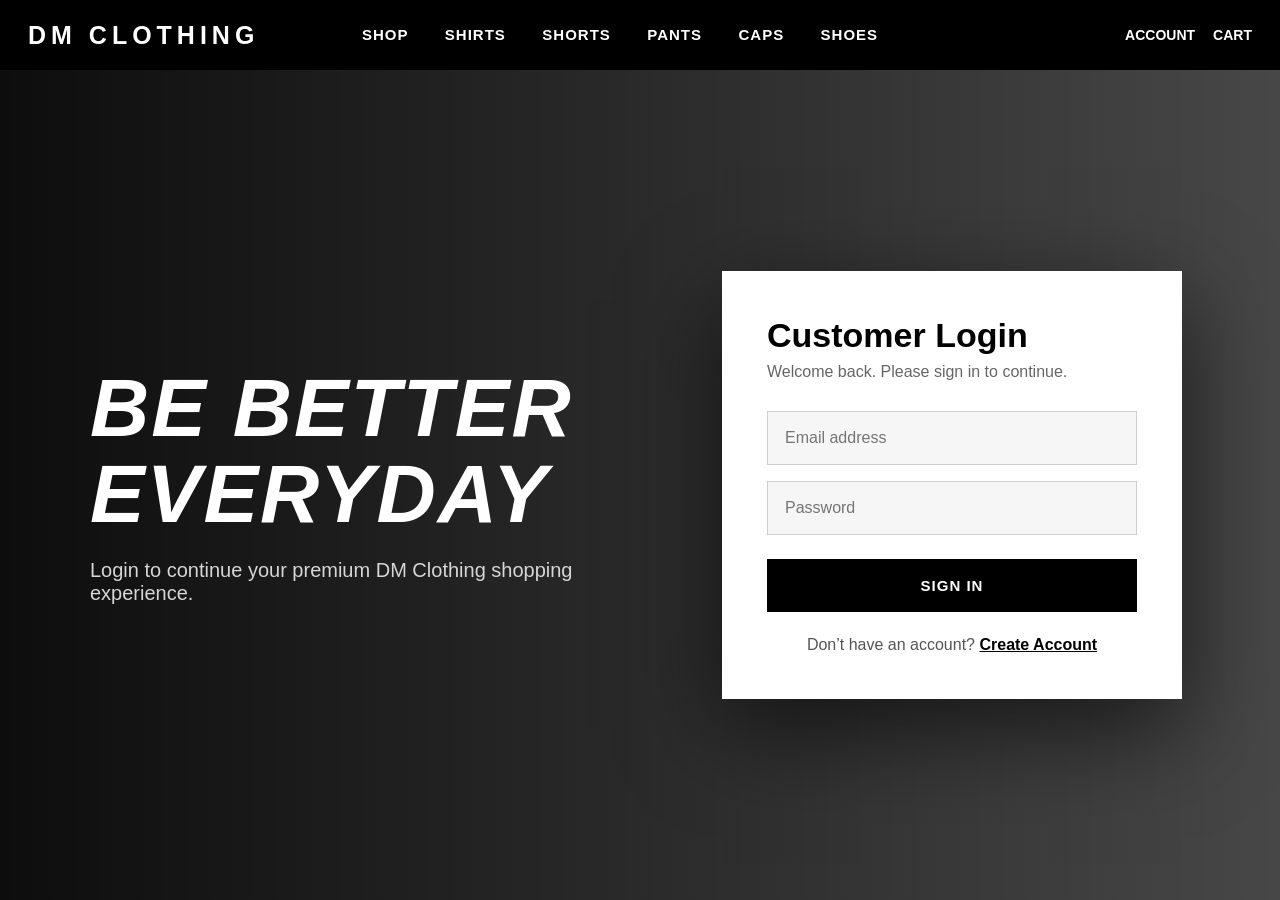
<file: src/main/resources/static/cart.html>
<!DOCTYPE html>
<html lang="en">
<head>
    <meta charset="UTF-8">
    <title>Cart | DM Clothing</title>
    <link rel="stylesheet" href="style.css">
</head>
<body>

<header class="main-header">
    <a href="index.html" class="logo">DM CLOTHING</a>

    <nav class="main-nav">
        <a href="index.html">SHOP</a>
        <a href="index.html#shop">SHIRTS</a>
        <a href="index.html#shop">SHORTS</a>
        <a href="index.html#shop">PANTS</a>
        <a href="index.html#shop">CAPS</a>
        <a href="index.html#shop">SHOES</a>
    </nav>

    <div class="header-actions">
        <a href="login.html">CUSTOMER</a>
        <a href="owner.html">OWNER</a>
        <a href="cart.html">CART</a>
    </div>
</header>

<section class="pro-cart-page">
    <div class="cart-title">
        <h1>SHOPPING CART</h1>
        <p>Review your selected DM Clothing items before checkout.</p>
    </div>

    <div class="cart-layout">
        <div id="cartItems" class="pro-cart-items"></div>

        <div class="pro-cart-summary">
            <h2>ORDER SUMMARY</h2>

            <div class="summary-row">
                <span>Subtotal</span>
                <b>LKR <span id="cartTotal">0</span></b>
            </div>

            <div class="summary-row">
                <span>Delivery</span>
                <b>LKR 399</b>
            </div>

            <hr>

            <div class="summary-total">
                <span>Total</span>
                <b>LKR <span id="grandTotal">0</span></b>
            </div>

            <button class="checkout-btn" onclick="goToCheckout()">PROCEED TO CHECKOUT</button>
            <button class="clear-btn" onclick="clearCart()">CLEAR CART</button>

            <a class="continue-link" href="index.html">← Continue Shopping</a>
        </div>
    </div>
</section>

<script>
const API_URL = "http://localhost:8080/api";
const customerId = localStorage.getItem("customerId");

if (!customerId) {
    alert("Please login first");
    window.location.href = "login.html";
}

loadCart();

async function loadCart() {
    const cartRes = await fetch(`${API_URL}/cart/customer/${customerId}`);
    const cartItems = await cartRes.json();

    const productRes = await fetch(`${API_URL}/products`);
    const products = await productRes.json();

    const cartBox = document.getElementById("cartItems");
    const totalBox = document.getElementById("cartTotal");
    const grandTotalBox = document.getElementById("grandTotal");

    cartBox.innerHTML = "";
    let total = 0;

    if (cartItems.length === 0) {
        cartBox.innerHTML = `
            <div class="empty-cart">
                <h2>Your cart is empty</h2>
                <p>Add products from the shop collection.</p>
                <a href="index.html">SHOP NOW</a>
            </div>
        `;
        totalBox.innerText = "0";
        grandTotalBox.innerText = "0";
        return;
    }

    cartItems.forEach(item => {
        const product = products.find(p => p.productId === item.productId);

        if (!product) return;

        const subtotal = product.price * item.quantity;
        total += subtotal;

        cartBox.innerHTML += `
            <div class="pro-cart-item">
                <div class="cart-img-box">
                    <img src="${product.image}" 
                         alt="${product.productName}"
                         onerror="this.src='https://placehold.co/300x300/f2f2f2/111?text=DM+CLOTHING'">
                </div>

                <div class="cart-info">
                    <h2>${product.productName}</h2>
                    <p>${product.category}</p>

                    <div class="cart-tags">
                        <span>Color: ${item.selectedColor}</span>
                        <span>Size: ${item.selectedSize}</span>
                        <span>Qty: ${item.quantity}</span>
                    </div>

                    <h3>LKR ${Number(product.price).toLocaleString()}.00</h3>
                    <h4>Subtotal: LKR ${Number(subtotal).toLocaleString()}.00</h4>
                </div>

                <button class="remove-btn" onclick="removeItem(${item.cartId})">REMOVE</button>
            </div>
        `;
    });

    totalBox.innerText = Number(total).toLocaleString();
    grandTotalBox.innerText = Number(total + 399).toLocaleString();
}

function removeItem(cartId) {
    fetch(`${API_URL}/cart/${cartId}`, {
        method: "DELETE"
    })
    .then(res => res.text())
    .then(msg => {
        alert(msg);
        loadCart();
    });
}

function clearCart() {
    fetch(`${API_URL}/cart/clear/${customerId}`, {
        method: "DELETE"
    })
    .then(res => res.text())
    .then(msg => {
        alert(msg);
        loadCart();
    });
}

function goToCheckout() {
    window.location.href = "checkout.html";
}
</script>

</body>
</html>
</file>
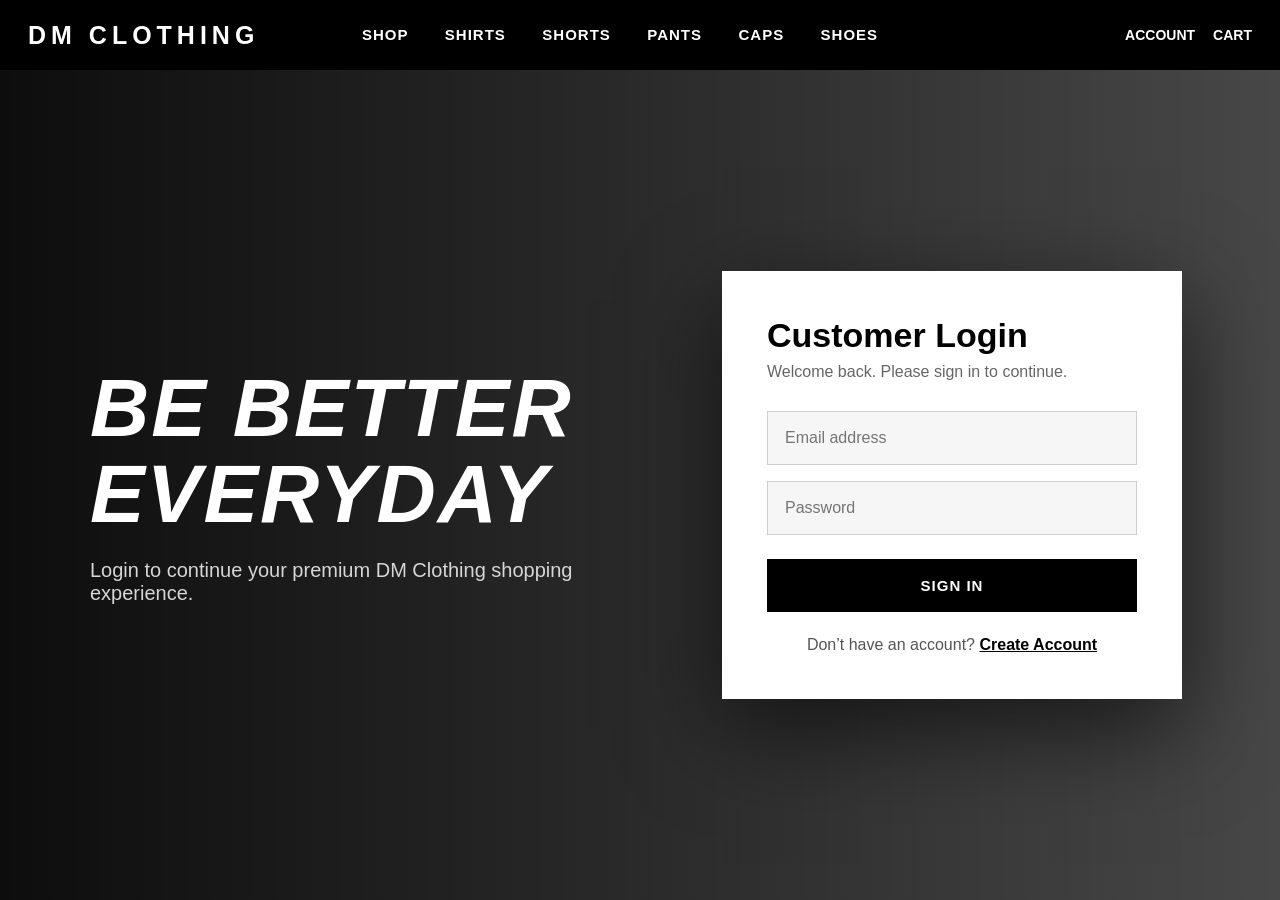
<file: src/main/resources/static/checkout.html>
<!DOCTYPE html>
<html lang="en">
<head>
    <meta charset="UTF-8">
    <title>Checkout | DM Clothing</title>
    <link rel="stylesheet" href="style.css">
</head>
<body class="checkout-dark">

<header class="main-header">
    <a href="index.html" class="logo">DM CLOTHING</a>

    <nav class="main-nav">
        <a href="index.html">SHOP</a>
        <a href="index.html#shop">SHIRTS</a>
        <a href="index.html#shop">SHORTS</a>
        <a href="index.html#shop">PANTS</a>
        <a href="index.html#shop">CAPS</a>
        <a href="index.html#shop">SHOES</a>
    </nav>

    <div class="header-actions">
        <a href="login.html">CUSTOMER</a>
        <a href="owner.html">OWNER</a>
        <a href="cart.html">CART</a>
    </div>
</header>

<section class="checkout-page">
    <div class="checkout-left">
        <h1>CHECKOUT</h1>
        <p class="checkout-sub">Complete your DM Clothing order</p>

        <div class="checkout-box">
            <h2>Contact</h2>
            <input type="text" id="phone" placeholder="Phone number">
        </div>

        <div class="checkout-box">
            <h2>Delivery</h2>

            <select class="checkout-input">
                <option>Sri Lanka</option>
            </select>

            <div class="two-inputs">
                <input type="text" id="firstName" placeholder="First name">
                <input type="text" id="lastName" placeholder="Last name">
            </div>

            <input type="text" id="address" placeholder="Address">
            <input type="text" id="apartment" placeholder="Apartment, suite, etc. optional">

            <div class="two-inputs">
                <input type="text" id="city" placeholder="City">
                <input type="text" id="postalCode" placeholder="Postal code optional">
            </div>

            <div class="two-inputs">
                <input type="text" id="latitude" placeholder="Latitude optional">
                <input type="text" id="longitude" placeholder="Longitude optional">
            </div>
        </div>

        <div class="checkout-box">
            <h2>Shipping method</h2>
            <div class="shipping-card">
                <div>
                    <b>Standard</b>
                    <p>3 - 12 Business Days</p>
                </div>
                <b>LKR 399.00</b>
            </div>
        </div>

        <div class="checkout-box">
            <h2>Payment</h2>
            <p class="small-text">All transactions are secure and encrypted.</p>

            <select id="paymentMethod" class="checkout-input" onchange="toggleCardBox()">
                <option value="Cash on Delivery">Cash on Delivery</option>
                <option value="Card Payment">Card Payment</option>
            </select>

            <div id="cardBox" class="card-box hidden">
                <input type="text" placeholder="Card number">
                <div class="two-inputs">
                    <input type="text" placeholder="Expiration date MM / YY">
                    <input type="text" placeholder="Security code">
                </div>
                <input type="text" placeholder="Name on card">
            </div>
        </div>

        <button class="pay-btn" onclick="placeOrder()">PLACE ORDER</button>

        <div class="checkout-links">
            <a href="#">Refund policy</a>
            <a href="#">Shipping</a>
            <a href="#">Contact</a>
        </div>
    </div>

    <div class="checkout-right">
        <h2>Order Summary</h2>

        <div id="summaryItems"></div>

        <div class="discount-row">
            <input type="text" placeholder="Discount code or gift card">
            <button>Apply</button>
        </div>

        <div class="summary-line">
            <span>Subtotal</span>
            <b>LKR <span id="subTotal">0</span></b>
        </div>

        <div class="summary-line">
            <span>Shipping</span>
            <b>LKR 399</b>
        </div>

        <div class="summary-total-line">
            <span>Total</span>
            <b>LKR <span id="grandTotal">0</span></b>
        </div>
    </div>
</section>

<script>
const API_URL = "http://localhost:8080/api";
const customerId = localStorage.getItem("customerId");

if (!customerId) {
    alert("Please login first");
    window.location.href = "login.html";
}

loadCheckoutSummary();

async function loadCheckoutSummary() {
    const cartRes = await fetch(`${API_URL}/cart/customer/${customerId}`);
    const cartItems = await cartRes.json();

    const productRes = await fetch(`${API_URL}/products`);
    const products = await productRes.json();

    const summaryBox = document.getElementById("summaryItems");
    const subTotalBox = document.getElementById("subTotal");
    const grandTotalBox = document.getElementById("grandTotal");

    summaryBox.innerHTML = "";
    let total = 0;

    if (cartItems.length === 0) {
        summaryBox.innerHTML = "<p>Your cart is empty.</p>";
        subTotalBox.innerText = "0";
        grandTotalBox.innerText = "0";
        return;
    }

    cartItems.forEach(item => {
        const product = products.find(p => p.productId === item.productId);
        if (!product) return;

        const subtotal = product.price * item.quantity;
        total += subtotal;

        summaryBox.innerHTML += `
            <div class="summary-product">
                <div class="summary-img">
                    <img src="${product.image}" onerror="this.src='https://placehold.co/120x120/f2f2f2/111?text=DM'">
                    <span>${item.quantity}</span>
                </div>

                <div>
                    <h3>${product.productName}</h3>
                    <p>${item.selectedColor} / ${item.selectedSize}</p>
                </div>

                <b>LKR ${Number(subtotal).toLocaleString()}</b>
            </div>
        `;
    });

    subTotalBox.innerText = Number(total).toLocaleString();
    grandTotalBox.innerText = Number(total + 399).toLocaleString();
}

function toggleCardBox() {
    const paymentMethod = document.getElementById("paymentMethod").value;
    const cardBox = document.getElementById("cardBox");

    if (paymentMethod === "Card Payment") {
        cardBox.classList.remove("hidden");
    } else {
        cardBox.classList.add("hidden");
    }
}

function placeOrder() {
    const fullAddress =
        document.getElementById("address").value + " " +
        document.getElementById("apartment").value;

    const data = {
        customerId: Number(customerId),
        phone: document.getElementById("phone").value,
        city: document.getElementById("city").value,
        address: fullAddress,
        latitude: document.getElementById("latitude").value,
        longitude: document.getElementById("longitude").value,
        paymentMethod: document.getElementById("paymentMethod").value
    };

    fetch(`${API_URL}/orders/checkout`, {
        method: "POST",
        headers: {"Content-Type": "application/json"},
        body: JSON.stringify(data)
    })
    .then(res => res.text())
    .then(msg => {
        alert(msg);

        if (msg.includes("Order placed successfully")) {
            window.location.href = "index.html";
        }
    })
    .catch(err => {
        console.error(err);
        alert("Checkout error");
    });
}
</script>

</body>
</html>
</file>
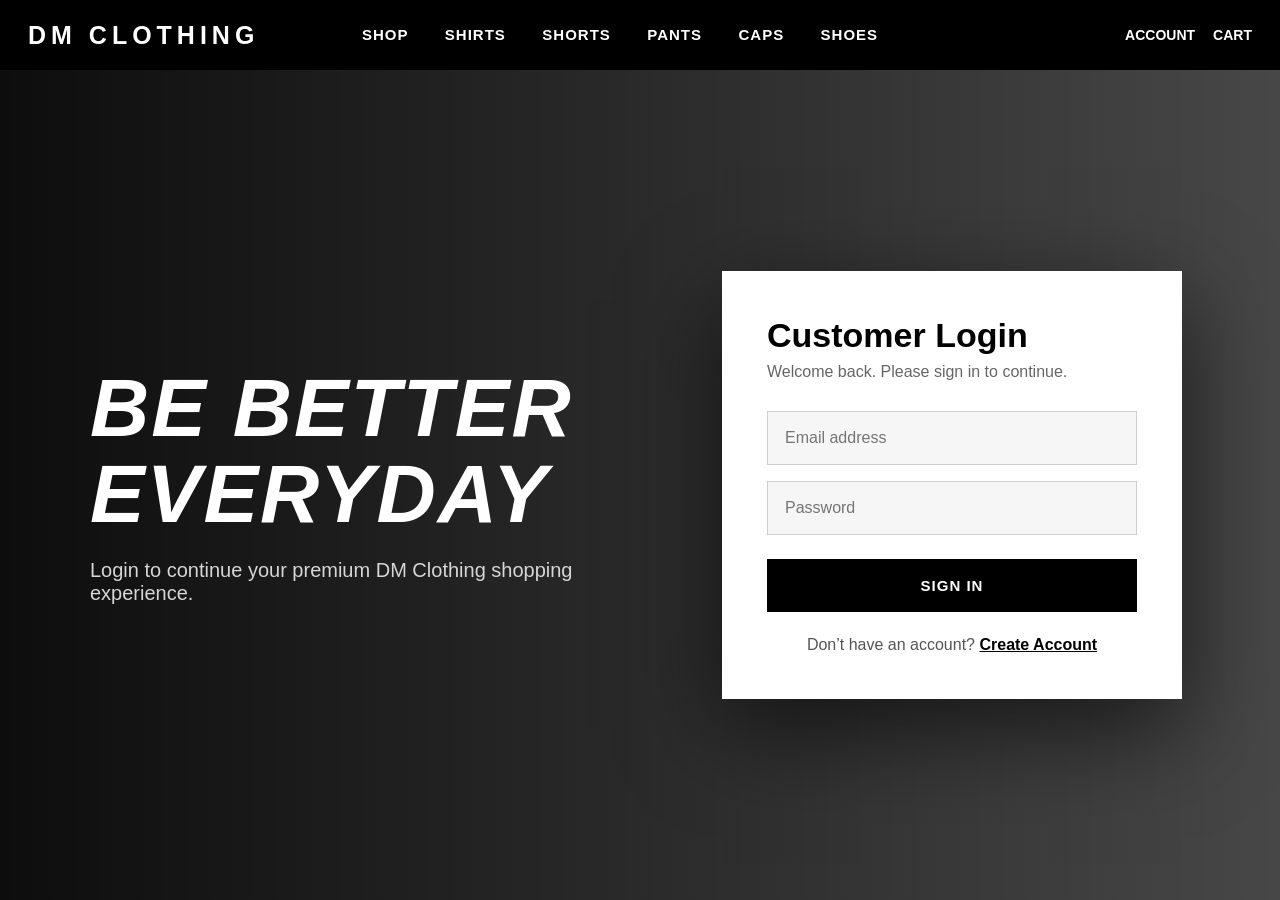
<file: src/main/resources/static/login.html>
<!DOCTYPE html>
<html lang="en">
<head>
    <meta charset="UTF-8">
    <title>Login | DM Clothing</title>
    <link rel="stylesheet" href="style.css">
</head>
<body>

<header class="main-header">
    <a href="index.html" class="logo">DM CLOTHING</a>

    <nav class="main-nav">
        <a href="index.html">SHOP</a>
        <a href="index.html#shop">SHIRTS</a>
        <a href="index.html#shop">SHORTS</a>
        <a href="index.html#shop">PANTS</a>
        <a href="index.html#shop">CAPS</a>
        <a href="index.html#shop">SHOES</a>
    </nav>

    <div class="header-actions">
        <a href="login.html">ACCOUNT</a>
        <a href="cart.html">CART</a>
    </div>
</header>

<section class="login-screen">
    <div class="login-hero-text">
        <h1>BE BETTER<br>EVERYDAY</h1>
        <p>Login to continue your premium DM Clothing shopping experience.</p>
    </div>

    <div class="login-card">
        <h2>Customer Login</h2>
        <p>Welcome back. Please sign in to continue.</p>

        <input type="email" id="loginEmail" placeholder="Email address">
        <input type="password" id="loginPassword" placeholder="Password">

        <button onclick="loginCustomer()">SIGN IN</button>

        <div class="login-bottom">
            Don’t have an account?
            <a href="register.html">Create Account</a>
        </div>
    </div>
</section>

<script>
const API_URL = "http://localhost:8080/api";

function loginCustomer() {
    const data = {
        email: document.getElementById("loginEmail").value,
        password: document.getElementById("loginPassword").value
    };

    fetch(`${API_URL}/auth/login`, {
        method: "POST",
        headers: {"Content-Type": "application/json"},
        body: JSON.stringify(data)
    })
    .then(res => res.text())
    .then(msg => {
        alert(msg);

        if (msg.includes("Customer ID:")) {
            const customerId = msg.split("Customer ID:")[1].trim();
            localStorage.setItem("customerId", customerId);
            window.location.href = "index.html";
        }
    })
    .catch(err => {
        console.error(err);
        alert("Login error");
    });
}
</script>

</body>
</html>
</file>
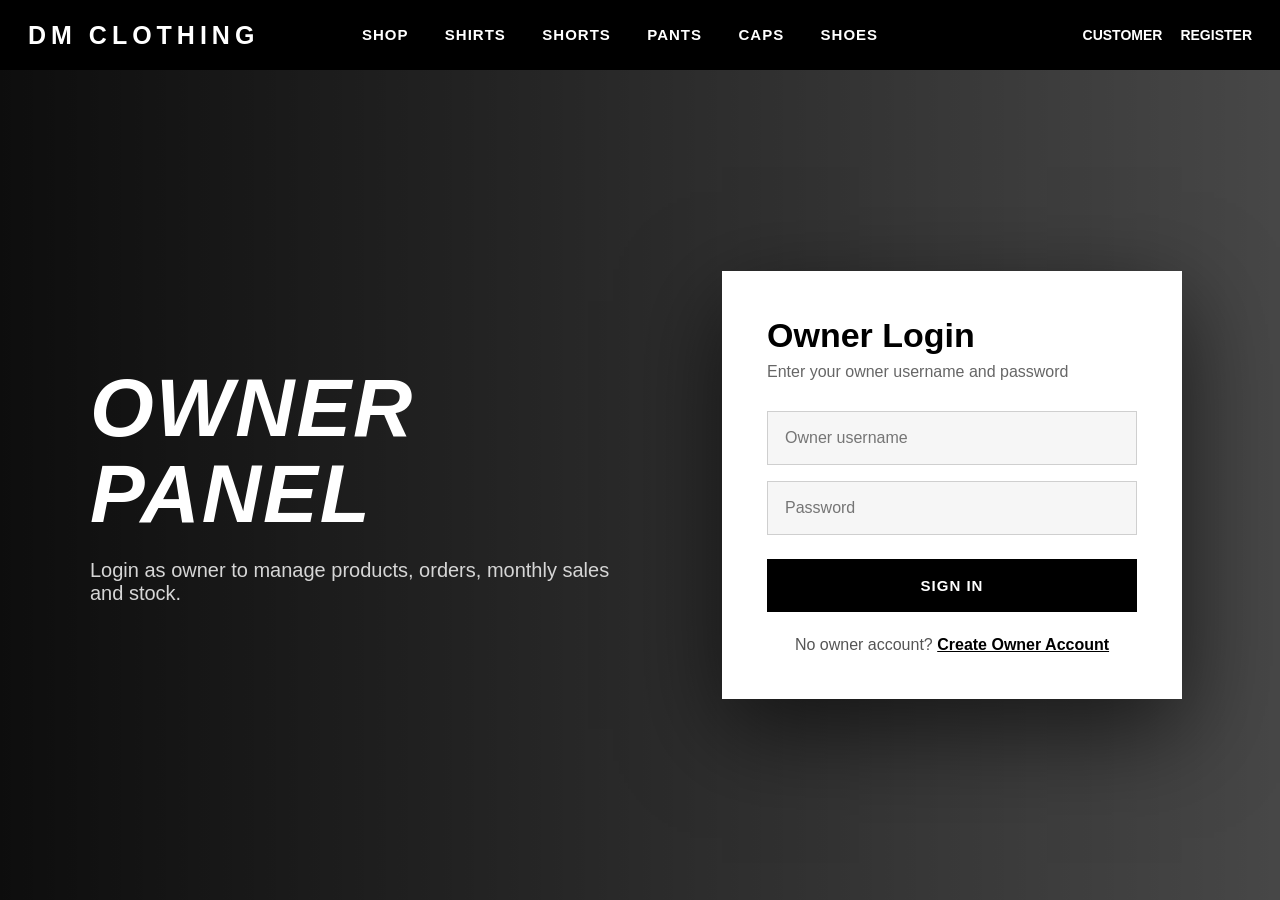
<file: src/main/resources/static/owner-dashboard.html>
<!DOCTYPE html>
<html lang="en">
<head>
    <meta charset="UTF-8">
    <title>Owner Dashboard | DM Clothing</title>
    <link rel="stylesheet" href="style.css">
</head>
<body class="owner-body">

<header class="owner-topbar">
    <a href="index.html" class="owner-logo">DM CLOTHING</a>

    <nav>
        <a href="#dashboard">DASHBOARD</a>
        <a href="#products">ADD PRODUCT</a>
        <a href="#orders">ORDERS</a>
        <a href="#lowStock">LOW STOCK</a>
        <button onclick="ownerLogout()">LOGOUT</button>
    </nav>
</header>

<section id="dashboard" class="owner-dashboard">
    <div class="owner-title">
        <h1>OWNER DASHBOARD</h1>
        <p>Manage monthly sales, products, stock and customer orders</p>
    </div>

    <div class="stats-grid">
        <div class="stat-card">
            <p>Monthly Sales</p>
            <h2>LKR <span id="monthlySales">0</span></h2>
        </div>

        <div class="stat-card">
            <p>Total Orders</p>
            <h2 id="totalOrders">0</h2>
        </div>

        <div class="stat-card">
            <p>Pending Orders</p>
            <h2 id="pendingOrders">0</h2>
        </div>

        <div class="stat-card">
            <p>Processing Orders</p>
            <h2 id="processingOrders">0</h2>
        </div>

        <div class="stat-card">
            <p>Delivery Orders</p>
            <h2 id="deliveryOrders">0</h2>
        </div>

        <div class="stat-card danger-stat">
            <p>Low Stock Items</p>
            <h2 id="lowStockCount">0</h2>
        </div>
    </div>
</section>

<section id="products" class="owner-section">
    <h2>ADD NEW PRODUCT</h2>

    <div class="owner-form">
        <input type="text" id="productName" placeholder="Product Name">
        <input type="text" id="category" placeholder="Category: shirts / shorts / long pants / caps / shoes">
        <input type="text" id="size" placeholder="Sizes: S,M,L,XL">
        <input type="text" id="colors" placeholder="Colors: Black,White,Blue">
        <input type="number" id="price" placeholder="Price">
        <input type="number" id="stock" placeholder="Stock">
        <input type="text" id="image" placeholder="Image: images/black-shirt.png">

        <button onclick="addProduct()">ADD PRODUCT</button>
    </div>
</section>

<section id="orders" class="owner-section">
    <div class="section-head">
        <h2>CUSTOMER ORDERS</h2>
        <button onclick="loadOrders()">REFRESH</button>
    </div>

    <div id="ordersBox" class="orders-list"></div>
</section>

<section id="lowStock" class="owner-section">
    <div class="section-head">
        <h2>LOW STOCK ITEMS</h2>
        <button onclick="loadLowStock()">REFRESH</button>
    </div>

    <div id="lowStockBox" class="low-stock-list"></div>
</section>

<script>
const API_URL = "http://localhost:8080/api";
const ownerId = localStorage.getItem("ownerId");

if (!ownerId) {
    alert("Please owner login first");
    window.location.href = "owner.html";
}

loadDashboard();
loadOrders();
loadLowStock();

function loadDashboard() {
    fetch(`${API_URL}/owner/dashboard-stats`)
        .then(res => res.json())
        .then(data => {
            document.getElementById("monthlySales").innerText = Number(data.monthlySales).toLocaleString();
            document.getElementById("totalOrders").innerText = data.totalOrders;
            document.getElementById("pendingOrders").innerText = data.pendingOrders;
            document.getElementById("processingOrders").innerText = data.processingOrders;
            document.getElementById("deliveryOrders").innerText = data.deliveryOrders;
            document.getElementById("lowStockCount").innerText = data.lowStockCount;
        })
        .catch(err => {
            console.error(err);
            alert("Dashboard load error");
        });
}

function addProduct() {
    const data = {
        productName: document.getElementById("productName").value,
        category: document.getElementById("category").value,
        size: document.getElementById("size").value,
        colors: document.getElementById("colors").value,
        price: Number(document.getElementById("price").value),
        stock: Number(document.getElementById("stock").value),
        image: document.getElementById("image").value
    };

    fetch(`${API_URL}/owner/products`, {
        method: "POST",
        headers: {"Content-Type": "application/json"},
        body: JSON.stringify(data)
    })
    .then(res => res.json())
    .then(product => {
        alert("Product added successfully");
        clearProductForm();
        loadDashboard();
        loadLowStock();
    })
    .catch(err => {
        console.error(err);
        alert("Product add error");
    });
}

function clearProductForm() {
    document.getElementById("productName").value = "";
    document.getElementById("category").value = "";
    document.getElementById("size").value = "";
    document.getElementById("colors").value = "";
    document.getElementById("price").value = "";
    document.getElementById("stock").value = "";
    document.getElementById("image").value = "";
}

async function loadOrders() {
    const ordersRes = await fetch(`${API_URL}/owner/orders-details`);
    const ordersData = await ordersRes.json();

    const productsRes = await fetch(`${API_URL}/products`);
    const products = await productsRes.json();

    const box = document.getElementById("ordersBox");
    box.innerHTML = "";

    if (ordersData.length === 0) {
        box.innerHTML = "<p>No orders found.</p>";
        return;
    }

    ordersData.forEach(item => {
        const order = item.order;
        const orderItems = item.items || [];

        box.innerHTML += `
            <div class="premium-order-card">
                <div class="premium-order-header">
                    <div>
                        <h3>Order #${order.orderId}</h3>
                        <p>${order.orderDate}</p>
                    </div>

                    <span class="order-status ${order.orderStatus.toLowerCase()}">
                        ${order.orderStatus}
                    </span>
                </div>

                <div class="premium-order-body">
                    <div class="customer-box">
                        <h4>Customer Details</h4>
                        <p><b>Name:</b> ${item.customerName}</p>
                        <p><b>Email:</b> ${item.customerEmail}</p>
                        <p><b>Phone:</b> ${item.customerPhone}</p>
                        <p><b>City:</b> ${order.city}</p>
                        <p><b>Address:</b> ${order.address}</p>
                    </div>

                    <div class="payment-box">
                        <h4>Payment Details</h4>
                        <h2>LKR ${Number(order.totalAmount).toLocaleString()}.00</h2>
                        <p><b>Payment:</b> ${order.paymentMethod}</p>

                        <select id="status-${order.orderId}">
                            ${statusOptions(order.orderStatus)}
                        </select>

                        <button onclick="updateStatus(${order.orderId})">UPDATE STATUS</button>
                    </div>
                </div>

                <div class="premium-items-section">
                    <h4>Order Items</h4>

                    <div class="premium-items-grid">
                        ${orderItems.map(orderItem => {
                            const product = products.find(p => p.productId === orderItem.productId);

                            const productName = product ? product.productName : "Product ID " + orderItem.productId;
                            const productImage = product ? product.image : "https://placehold.co/200x200/f2f2f2/111?text=DM";

                            return `
                                <div class="premium-order-item">
                                    <div class="order-item-img">
                                        <img src="${productImage}" 
                                             onerror="this.src='https://placehold.co/200x200/f2f2f2/111?text=DM'">
                                    </div>

                                    <div class="order-item-info">
                                        <h5>${productName}</h5>
                                        <p>Color: ${orderItem.selectedColor}</p>
                                        <p>Size: ${orderItem.selectedSize}</p>
                                        <p>Quantity: ${orderItem.quantity}</p>
                                        <h6>LKR ${Number(orderItem.subtotal).toLocaleString()}.00</h6>
                                    </div>
                                </div>
                            `;
                        }).join("")}
                    </div>
                </div>
            </div>
        `;
    });
}

function statusOptions(currentStatus) {
    const statuses = ["Pending", "Processing", "Delivery", "Completed"];

    return statuses.map(status => {
        const selected = status === currentStatus ? "selected" : "";
        return `<option value="${status}" ${selected}>${status}</option>`;
    }).join("");
}

function updateStatus(orderId) {
    const status = document.getElementById(`status-${orderId}`).value;

    fetch(`${API_URL}/owner/orders/${orderId}/status`, {
        method: "PUT",
        headers: {"Content-Type": "application/json"},
        body: JSON.stringify({ orderStatus: status })
    })
    .then(res => res.text())
    .then(msg => {
        alert(msg);
        loadDashboard();
        loadOrders();
    })
    .catch(err => {
        console.error(err);
        alert("Status update error");
    });
}

function loadLowStock() {
    fetch(`${API_URL}/owner/low-stock`)
        .then(res => res.json())
        .then(products => {
            const box = document.getElementById("lowStockBox");
            box.innerHTML = "";

            if (products.length === 0) {
                box.innerHTML = "<p class='success-msg'>No low stock items. Stock is healthy.</p>";
                return;
            }

            products.forEach(product => {
                box.innerHTML += `
                    <div class="stock-card">
                        <h3>${product.productName}</h3>
                        <p>Category: ${product.category}</p>
                        <p>Price: LKR ${Number(product.price).toLocaleString()}</p>
                        <h4>Stock Left: ${product.stock}</h4>
                    </div>
                `;
            });
        });
}

function ownerLogout() {
    localStorage.removeItem("ownerId");
    alert("Owner logout successful");
    window.location.href = "owner.html";
}
</script>

</body>
</html>
</file>
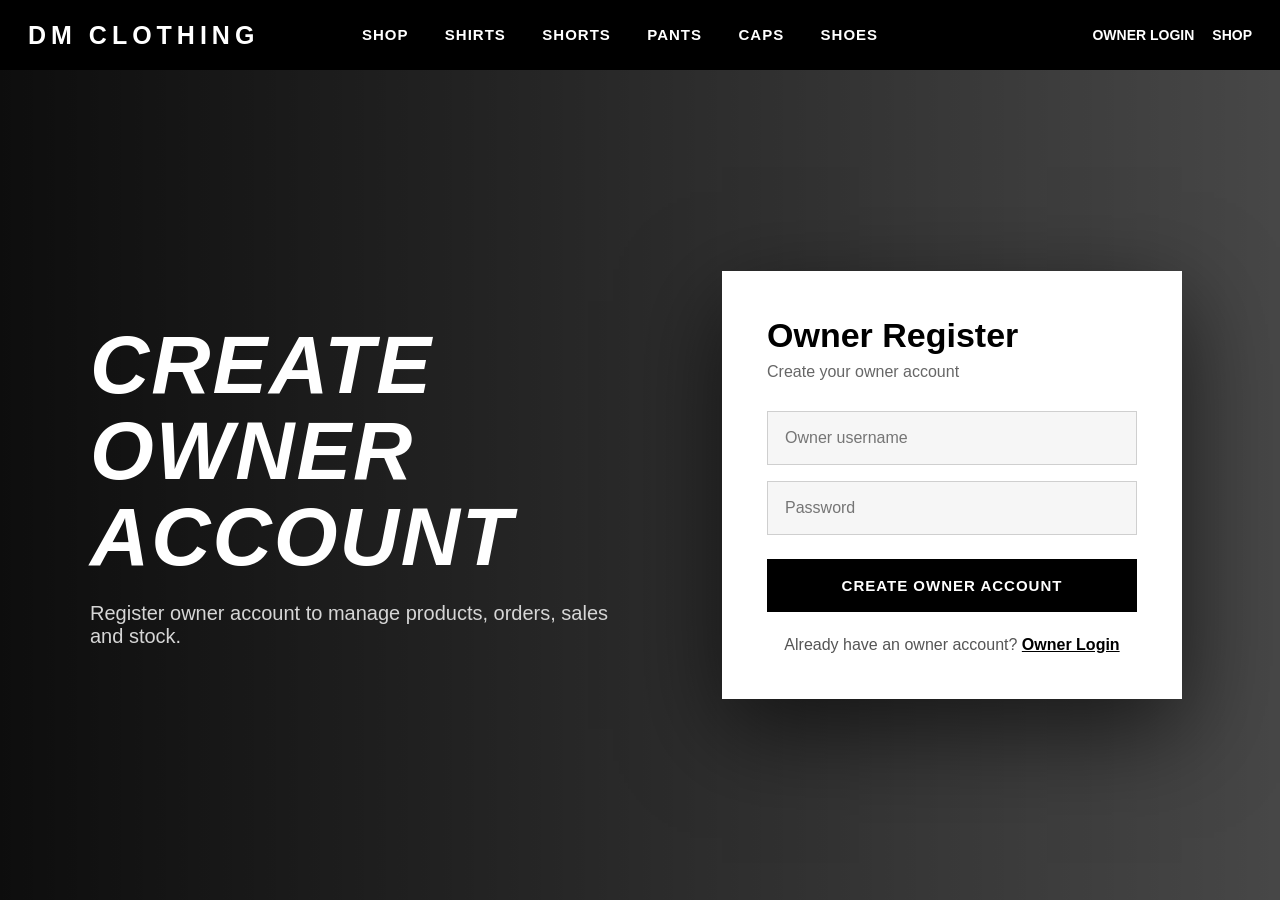
<file: src/main/resources/static/owner-register.html>
<!DOCTYPE html>
<html lang="en">
<head>
    <meta charset="UTF-8">
    <title>Owner Register | DM Clothing</title>
    <link rel="stylesheet" href="style.css">
</head>
<body>

<header class="main-header">
    <a href="index.html" class="logo">DM CLOTHING</a>

    <nav class="main-nav">
        <a href="index.html">SHOP</a>
        <a href="index.html#shop">SHIRTS</a>
        <a href="index.html#shop">SHORTS</a>
        <a href="index.html#shop">PANTS</a>
        <a href="index.html#shop">CAPS</a>
        <a href="index.html#shop">SHOES</a>
    </nav>

    <div class="header-actions">
        <a href="owner.html">OWNER LOGIN</a>
        <a href="index.html">SHOP</a>
    </div>
</header>

<section class="register-screen">
    <div class="register-left">
        <h1>CREATE OWNER<br>ACCOUNT</h1>
        <p>Register owner account to manage products, orders, sales and stock.</p>
    </div>

    <div class="register-card">
        <h2>Owner Register</h2>
        <p>Create your owner account</p>

        <input type="text" id="ownerUsername" placeholder="Owner username">
        <input type="password" id="ownerPassword" placeholder="Password">

        <button onclick="ownerRegister()">CREATE OWNER ACCOUNT</button>

        <div class="register-bottom">
            Already have an owner account?
            <a href="owner.html">Owner Login</a>
        </div>
    </div>
</section>

<script>
const API_URL = "http://localhost:8080/api";

function ownerRegister() {
    const data = {
        username: document.getElementById("ownerUsername").value,
        password: document.getElementById("ownerPassword").value
    };

    fetch(`${API_URL}/auth/owner-register`, {
        method: "POST",
        headers: {"Content-Type": "application/json"},
        body: JSON.stringify(data)
    })
    .then(res => res.text())
    .then(msg => {
        alert(msg);

        if (msg.includes("successfully")) {
            window.location.href = "owner.html";
        }
    })
    .catch(err => {
        console.error(err);
        alert("Owner register error");
    });
}
</script>

</body>
</html>
</file>
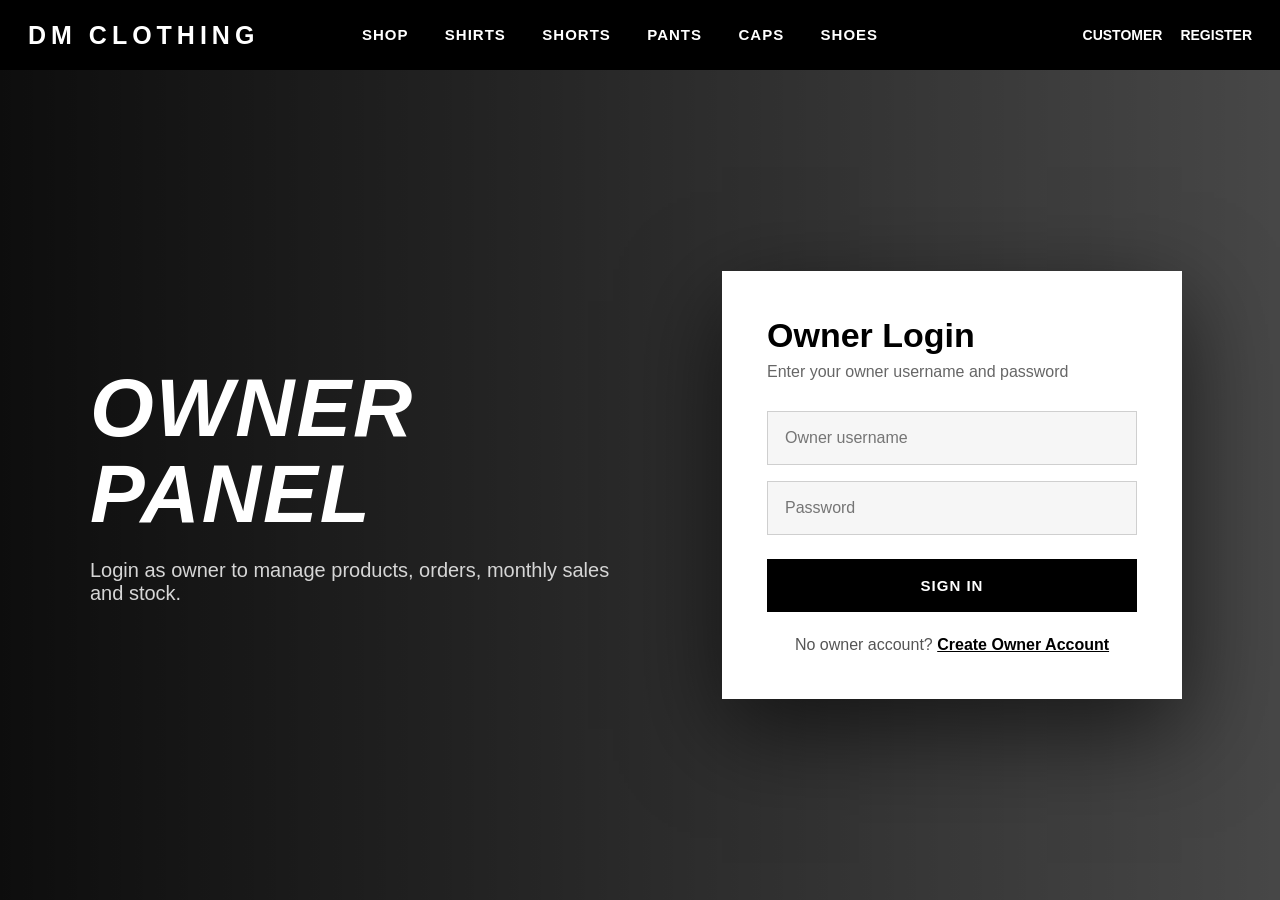
<file: src/main/resources/static/owner.html>
<!DOCTYPE html>
<html lang="en">
<head>
    <meta charset="UTF-8">
    <title>Owner Login | DM Clothing</title>
    <link rel="stylesheet" href="style.css">
</head>
<body>

<header class="main-header">
    <a href="index.html" class="logo">DM CLOTHING</a>

    <nav class="main-nav">
        <a href="index.html">SHOP</a>
        <a href="index.html#shop">SHIRTS</a>
        <a href="index.html#shop">SHORTS</a>
        <a href="index.html#shop">PANTS</a>
        <a href="index.html#shop">CAPS</a>
        <a href="index.html#shop">SHOES</a>
    </nav>

    <div class="header-actions">
        <a href="login.html">CUSTOMER</a>
        <a href="owner-register.html">REGISTER</a>
    </div>
</header>

<section class="login-screen">
    <div class="login-hero-text">
        <h1>OWNER<br>PANEL</h1>
        <p>Login as owner to manage products, orders, monthly sales and stock.</p>
    </div>

    <div class="login-card">
        <h2>Owner Login</h2>
        <p>Enter your owner username and password</p>

        <input type="text" id="ownerUsername" placeholder="Owner username">
        <input type="password" id="ownerPassword" placeholder="Password">

        <button onclick="ownerLogin()">SIGN IN</button>

        <div class="login-bottom">
            No owner account?
            <a href="owner-register.html">Create Owner Account</a>
        </div>
    </div>
</section>

<script>
const API_URL = "http://localhost:8080/api";

function ownerLogin() {
    const data = {
        username: document.getElementById("ownerUsername").value,
        password: document.getElementById("ownerPassword").value
    };

    fetch(`${API_URL}/auth/owner-login`, {
        method: "POST",
        headers: {"Content-Type": "application/json"},
        body: JSON.stringify(data)
    })
    .then(res => res.text())
    .then(msg => {
        alert(msg);

        if (msg.includes("Owner ID:")) {
            const ownerId = msg.split("Owner ID:")[1].trim();
            localStorage.setItem("ownerId", ownerId);
            window.location.href = "owner-dashboard.html";
        }
    })
    .catch(err => {
        console.error(err);
        alert("Owner login error");
    });
}
</script>

</body>
</html>
</file>
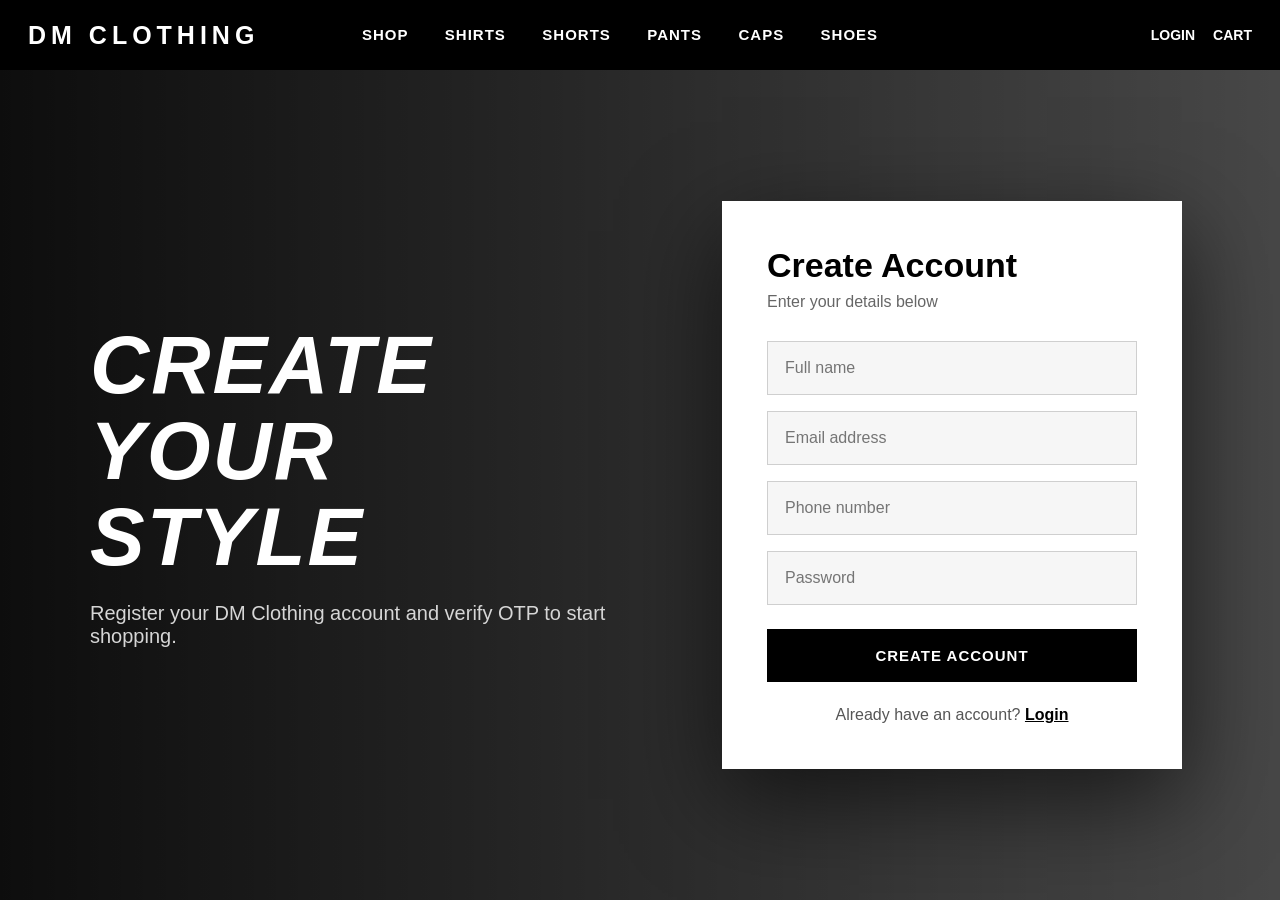
<file: src/main/resources/static/register.html>
<!DOCTYPE html>
<html lang="en">
<head>
    <meta charset="UTF-8">
    <title>Create Account | DM Clothing</title>
    <link rel="stylesheet" href="style.css">
</head>
<body>

<header class="main-header">
    <a href="index.html" class="logo">DM CLOTHING</a>

    <nav class="main-nav">
        <a href="index.html">SHOP</a>
        <a href="index.html#shop">SHIRTS</a>
        <a href="index.html#shop">SHORTS</a>
        <a href="index.html#shop">PANTS</a>
        <a href="index.html#shop">CAPS</a>
        <a href="index.html#shop">SHOES</a>
    </nav>

    <div class="header-actions">
        <a href="login.html">LOGIN</a>
        <a href="cart.html">CART</a>
    </div>
</header>

<section class="register-screen">
    <div class="register-left">
        <h1>CREATE YOUR<br>STYLE</h1>
        <p>Register your DM Clothing account and verify OTP to start shopping.</p>
    </div>

    <div class="register-card" id="registerBox">
        <h2>Create Account</h2>
        <p>Enter your details below</p>

        <input type="text" id="regName" placeholder="Full name">
        <input type="email" id="regEmail" placeholder="Email address">
        <input type="text" id="regPhone" placeholder="Phone number">
        <input type="password" id="regPassword" placeholder="Password">

        <button onclick="registerCustomer()">CREATE ACCOUNT</button>

        <div class="register-bottom">
            Already have an account?
            <a href="login.html">Login</a>
        </div>
    </div>

    <div class="register-card hidden" id="otpBox">
        <h2>Verify OTP</h2>
        <p>Check Spring Boot terminal and enter OTP</p>

        <input type="email" id="otpEmail" placeholder="Email address">
        <input type="text" id="otpCode" placeholder="OTP code">

        <button onclick="verifyOtp()">VERIFY OTP</button>
    </div>
</section>

<script>
const API_URL = "http://localhost:8080/api";

function registerCustomer() {
    const data = {
        name: document.getElementById("regName").value,
        email: document.getElementById("regEmail").value,
        phone: document.getElementById("regPhone").value,
        password: document.getElementById("regPassword").value
    };

    fetch(`${API_URL}/auth/register`, {
        method: "POST",
        headers: {"Content-Type": "application/json"},
        body: JSON.stringify(data)
    })
    .then(res => res.text())
    .then(msg => {
        alert(msg);

        document.getElementById("otpEmail").value = data.email;
        document.getElementById("registerBox").classList.add("hidden");
        document.getElementById("otpBox").classList.remove("hidden");
    })
    .catch(err => {
        console.error(err);
        alert("Register error");
    });
}

function verifyOtp() {
    const data = {
        email: document.getElementById("otpEmail").value,
        otp: document.getElementById("otpCode").value
    };

    fetch(`${API_URL}/auth/verify-otp`, {
        method: "POST",
        headers: {"Content-Type": "application/json"},
        body: JSON.stringify(data)
    })
    .then(res => res.text())
    .then(msg => {
        alert(msg);

        if (msg.includes("successfully")) {
            window.location.href = "login.html";
        }
    })
    .catch(err => {
        console.error(err);
        alert("OTP verify error");
    });
}
</script>

</body>
</html>
</file>
<file: src/main/resources/static/style.css>
* {
    margin: 0;
    padding: 0;
    box-sizing: border-box;
}

body {
    font-family: Arial, Helvetica, sans-serif;
    background: #fff;
    color: #000;
}

.main-header {
    height: 70px;
    background: #000;
    color: white;
    display: grid;
    grid-template-columns: 280px 1fr 320px;
    align-items: center;
    padding: 0 28px;
    position: sticky;
    top: 0;
    z-index: 1000;
}

.logo {
    color: white;
    text-decoration: none;
    font-size: 25px;
    font-weight: 900;
    letter-spacing: 5px;
}

.main-nav {
    text-align: center;
}

.main-nav a {
    color: white;
    text-decoration: none;
    margin: 0 16px;
    font-weight: 900;
    font-size: 15px;
    letter-spacing: 1px;
}

.header-actions {
    display: flex;
    justify-content: flex-end;
    align-items: center;
    gap: 18px;
}

.header-actions a,
.header-actions button {
    color: white;
    background: none;
    border: none;
    text-decoration: none;
    font-size: 14px;
    font-weight: 900;
    cursor: pointer;
}

.hero {
    min-height: 630px;
    background:
        linear-gradient(rgba(0,0,0,0.35), rgba(0,0,0,0.65)),
        url("https://images.unsplash.com/photo-1515886657613-9f3515b0c78f?q=80&w=1600&auto=format&fit=crop");
    background-size: cover;
    background-position: center;
    display: flex;
    align-items: flex-end;
    padding: 0 0 95px 28px;
}

.hero-content {
    color: white;
}

.hero-content h1 {
    font-size: 82px;
    font-weight: 900;
    font-style: italic;
    letter-spacing: 2px;
    max-width: 1000px;
}

.hero-content p {
    margin: 12px 0 28px;
    font-size: 20px;
}

.hero-buttons a {
    display: inline-block;
    background: #000;
    color: white;
    text-decoration: none;
    padding: 17px 50px;
    margin-right: 12px;
    font-size: 14px;
    font-weight: 900;
}

.collection {
    padding: 55px 42px;
}

.collection-top {
    display: flex;
    justify-content: space-between;
    align-items: center;
}

.collection-top h2 {
    font-size: 44px;
    font-style: italic;
    font-weight: 900;
    letter-spacing: 5px;
}

.collection-top select {
    width: 200px;
    padding: 14px;
    border: 1px solid #ccc;
    background: white;
    font-size: 15px;
}

.filter-bar {
    margin: 35px 0 20px;
    display: flex;
    gap: 12px;
    flex-wrap: wrap;
}

.filter-bar button {
    background: white;
    border: 1px solid #111;
    padding: 13px 28px;
    font-weight: 900;
    cursor: pointer;
}

.filter-bar button:hover {
    background: #000;
    color: white;
}

.product-count {
    color: #777;
    margin-bottom: 25px;
}

.product-grid {
    display: grid;
    grid-template-columns: repeat(4, 1fr);
    gap: 10px;
}

.product-card {
    cursor: pointer;
    background: white;
    padding-bottom: 35px;
}

.image-wrap {
    height: 560px;
    background: #f5f5f5;
    overflow: hidden;
}

.image-wrap img {
    width: 100%;
    height: 100%;
    object-fit: cover;
    transition: 0.4s;
}

.product-card:hover img {
    transform: scale(1.04);
}

.swatches {
    display: flex;
    gap: 6px;
    padding: 10px 0 8px;
}

.swatches span {
    width: 19px;
    height: 19px;
    border: 1px solid #aaa;
    display: block;
    border-radius: 3px;
}

.product-card h3 {
    font-size: 18px;
    font-weight: 400;
    margin-bottom: 4px;
}

.product-card p {
    color: #444;
    margin-bottom: 4px;
}

.product-card h4 {
    font-size: 15px;
    font-weight: 900;
}

.product-modal {
    position: fixed;
    inset: 0;
    background: white;
    z-index: 2000;
    display: grid;
    grid-template-columns: 1fr 1fr;
    overflow-y: auto;
}

.hidden {
    display: none !important;
}

.close-btn {
    position: fixed;
    top: 85px;
    right: 25px;
    z-index: 3000;
    background: #000;
    color: white;
    border: none;
    width: 45px;
    height: 45px;
    border-radius: 50%;
    font-size: 28px;
    cursor: pointer;
}

.modal-left {
    background: #999;
    min-height: 100vh;
    display: flex;
    align-items: center;
    justify-content: center;
}

.modal-left img {
    width: 90%;
    height: 85vh;
    object-fit: contain;
}

.modal-right {
    padding: 100px 90px;
}

.modal-category {
    color: #555;
    margin-bottom: 12px;
}

.modal-right h2 {
    font-size: 36px;
    margin-bottom: 15px;
}

.modal-right h3 {
    font-size: 24px;
    margin-bottom: 10px;
}

.pay-text {
    color: #555;
    margin-bottom: 25px;
}

.modal-right label {
    display: block;
    font-weight: 900;
    margin: 18px 0 8px;
}

.modal-right select,
.modal-right input {
    width: 100%;
    padding: 16px;
    border: 1px solid #ccc;
    font-size: 16px;
}

.add-cart-btn {
    margin-top: 25px;
    width: 100%;
    padding: 18px;
    border: none;
    border-radius: 40px;
    background: #000;
    color: white;
    font-size: 16px;
    font-weight: 900;
    cursor: pointer;
}

.info-box {
    margin-top: 25px;
    padding: 20px 0;
    border-top: 1px solid #ddd;
    border-bottom: 1px solid #ddd;
}

.info-box h4 {
    margin-bottom: 10px;
}

.service-box {
    background: #f1f1f1;
    padding: 22px;
    margin-top: 12px;
    font-weight: 900;
}

.footer {
    background: #000;
    color: white;
    padding: 70px 38px 30px;
}

.footer h1 {
    font-size: 130px;
    font-weight: 900;
    letter-spacing: 14px;
    margin-bottom: 55px;
}

.footer-grid {
    display: grid;
    grid-template-columns: 2fr 1fr 1fr;
    gap: 70px;
}

.footer input {
    margin-top: 25px;
    background: transparent;
    border: none;
    border-bottom: 1px solid #777;
    padding: 15px 0;
    color: white;
    width: 100%;
}

.footer p {
    margin: 10px 0;
}

.tagline {
    text-align: center;
    font-style: italic;
    font-size: 22px;
    font-weight: 900;
    margin-top: 60px !important;
}

.empty-text {
    font-size: 20px;
    color: #555;
}

/* Auth pages */
.auth-page {
    min-height: calc(100vh - 70px);
    background: #000;
    display: flex;
    justify-content: center;
    align-items: center;
    padding: 45px;
}

.auth-card {
    width: 430px;
    background: white;
    color: #000;
    padding: 40px;
    text-align: center;
}

.auth-card h2 {
    font-size: 32px;
    font-weight: 900;
    margin-bottom: 8px;
}

.auth-card input,
.auth-card button,
.select-box {
    width: 100%;
    padding: 16px;
    margin-bottom: 14px;
    font-size: 16px;
}

.auth-card button {
    background: #000;
    color: white;
    border: none;
    font-weight: 900;
    cursor: pointer;
}

.bottom-text {
    margin-top: 18px;
}

/* Cart */
.cart-page {
    min-height: calc(100vh - 70px);
    padding: 55px;
    background: #f7f7f7;
}

.cart-page h2 {
    font-size: 44px;
    font-style: italic;
    margin-bottom: 25px;
}

.cart-item,
.cart-summary {
    background: white;
    padding: 25px;
    border: 1px solid #ddd;
    margin-bottom: 15px;
}

.cart-summary button,
.cart-item button {
    background: #000;
    color: white;
    padding: 14px 22px;
    border: none;
    font-weight: 900;
    margin-right: 8px;
}

.danger-btn {
    background: #b00000 !important;
}

@media (max-width: 1100px) {
    .main-header {
        grid-template-columns: 1fr;
        height: auto;
        gap: 15px;
        padding: 18px;
        text-align: center;
    }

    .header-actions {
        justify-content: center;
    }

    .hero-content h1 {
        font-size: 52px;
    }

    .product-grid {
        grid-template-columns: repeat(2, 1fr);
    }

    .product-modal {
        grid-template-columns: 1fr;
    }

    .footer h1 {
        font-size: 65px;
    }
}

@media (max-width: 650px) {
    .main-nav a {
        display: inline-block;
        margin: 8px;
    }

    .product-grid {
        grid-template-columns: 1fr;
    }

    .image-wrap {
        height: 430px;
    }

    .modal-right {
        padding: 45px 25px;
    }

    .footer-grid {
        grid-template-columns: 1fr;
    }
}
/* ===== PROFESSIONAL LOGIN PAGE ===== */

.login-screen {
    min-height: calc(100vh - 70px);
    background:
        linear-gradient(90deg, rgba(0,0,0,0.95), rgba(0,0,0,0.72)),
        url("https://images.unsplash.com/photo-1515886657613-9f3515b0c78f?q=80&w=1600&auto=format&fit=crop");
    background-size: cover;
    background-position: center;
    display: grid;
    grid-template-columns: 1.1fr 0.9fr;
    align-items: center;
    gap: 60px;
    padding: 70px 90px;
}

.login-hero-text {
    color: white;
}

.login-hero-text h1 {
    font-size: 82px;
    line-height: 1.05;
    font-style: italic;
    font-weight: 900;
    letter-spacing: 2px;
}

.login-hero-text p {
    margin-top: 22px;
    font-size: 20px;
    color: #d6d6d6;
    max-width: 520px;
}

.login-card {
    background: white;
    color: #000;
    width: 100%;
    max-width: 460px;
    padding: 45px;
    box-shadow: 0 30px 90px rgba(0,0,0,0.6);
}

.login-card h2 {
    font-size: 34px;
    font-weight: 900;
    margin-bottom: 8px;
}

.login-card p {
    color: #666;
    margin-bottom: 30px;
}

.login-card input {
    width: 100%;
    padding: 17px;
    margin-bottom: 16px;
    border: 1px solid #cfcfcf;
    background: #f6f6f6;
    font-size: 16px;
    outline: none;
}

.login-card input:focus {
    border-color: #000;
    background: white;
}

.login-card button {
    width: 100%;
    padding: 18px;
    background: #000;
    color: white;
    border: none;
    font-size: 15px;
    font-weight: 900;
    letter-spacing: 1px;
    cursor: pointer;
    margin-top: 8px;
}

.login-card button:hover {
    background: #222;
}

.login-bottom {
    margin-top: 24px;
    text-align: center;
    color: #555;
}

.login-bottom a {
    color: #000;
    font-weight: 900;
    text-decoration: underline;
}

/* remove blue default link style in header */
.main-header a,
.main-nav a,
.header-actions a {
    text-decoration: none !important;
}

@media (max-width: 900px) {
    .login-screen {
        grid-template-columns: 1fr;
        padding: 50px 22px;
    }

    .login-hero-text h1 {
        font-size: 48px;
    }

    .login-card {
        max-width: 100%;
    }
}
/* ===== PROFESSIONAL REGISTER PAGE ===== */

.register-screen {
    min-height: calc(100vh - 70px);
    background:
        linear-gradient(90deg, rgba(0,0,0,0.95), rgba(0,0,0,0.72)),
        url("https://images.unsplash.com/photo-1496747611176-843222e1e57c?q=80&w=1600&auto=format&fit=crop");
    background-size: cover;
    background-position: center;
    display: grid;
    grid-template-columns: 1.1fr 0.9fr;
    align-items: center;
    gap: 60px;
    padding: 70px 90px;
}

.register-left {
    color: white;
}

.register-left h1 {
    font-size: 82px;
    line-height: 1.05;
    font-style: italic;
    font-weight: 900;
    letter-spacing: 2px;
}

.register-left p {
    margin-top: 22px;
    font-size: 20px;
    color: #d6d6d6;
    max-width: 540px;
}

.register-card {
    background: white;
    color: #000;
    width: 100%;
    max-width: 460px;
    padding: 45px;
    box-shadow: 0 30px 90px rgba(0,0,0,0.6);
}

.register-card h2 {
    font-size: 34px;
    font-weight: 900;
    margin-bottom: 8px;
}

.register-card p {
    color: #666;
    margin-bottom: 30px;
}

.register-card input {
    width: 100%;
    padding: 17px;
    margin-bottom: 16px;
    border: 1px solid #cfcfcf;
    background: #f6f6f6;
    font-size: 16px;
    outline: none;
}

.register-card input:focus {
    border-color: #000;
    background: white;
}

.register-card button {
    width: 100%;
    padding: 18px;
    background: #000;
    color: white;
    border: none;
    font-size: 15px;
    font-weight: 900;
    letter-spacing: 1px;
    cursor: pointer;
    margin-top: 8px;
}

.register-bottom {
    margin-top: 24px;
    text-align: center;
    color: #555;
}

.register-bottom a {
    color: #000;
    font-weight: 900;
}

@media (max-width: 900px) {
    .register-screen {
        grid-template-columns: 1fr;
        padding: 50px 22px;
    }

    .register-left h1 {
        font-size: 48px;
    }

    .register-card {
        max-width: 100%;
    }

}
/* ===== OWNER DASHBOARD UI ===== */

.owner-body {
    background: #050505;
    color: white;
}

.owner-topbar {
    height: 72px;
    background: #000;
    border-bottom: 1px solid #222;
    display: flex;
    justify-content: space-between;
    align-items: center;
    padding: 0 38px;
    position: sticky;
    top: 0;
    z-index: 1000;
}

.owner-logo {
    color: white;
    text-decoration: none;
    font-size: 24px;
    font-weight: 900;
    letter-spacing: 5px;
}

.owner-topbar nav a,
.owner-topbar nav button {
    color: white;
    background: none;
    border: none;
    text-decoration: none;
    margin-left: 24px;
    font-weight: 900;
    cursor: pointer;
}

.owner-dashboard {
    padding: 60px 45px;
    background:
        linear-gradient(rgba(0,0,0,0.82), rgba(0,0,0,0.92)),
        url("https://images.unsplash.com/photo-1503342217505-b0a15ec3261c?q=80&w=1600&auto=format&fit=crop");
    background-size: cover;
    background-position: center;
}

.owner-title h1 {
    font-size: 58px;
    font-style: italic;
    font-weight: 900;
    letter-spacing: 3px;
}

.owner-title p {
    margin-top: 10px;
    color: #ccc;
    font-size: 18px;
}

.stats-grid {
    margin-top: 45px;
    display: grid;
    grid-template-columns: repeat(3, 1fr);
    gap: 22px;
}

.stat-card {
    background: white;
    color: #000;
    padding: 30px;
    border-radius: 0;
    border-left: 6px solid #fff;
}

.stat-card p {
    color: #555;
    font-weight: 900;
    margin-bottom: 12px;
}

.stat-card h2 {
    font-size: 35px;
    font-weight: 900;
}

.danger-stat {
    border-left-color: #ff2a2a;
}

.owner-section {
    padding: 55px 45px;
    background: #fff;
    color: #000;
    border-bottom: 1px solid #ddd;
}

.owner-section h2 {
    font-size: 36px;
    font-style: italic;
    font-weight: 900;
    letter-spacing: 2px;
    margin-bottom: 28px;
}

.owner-form {
    display: grid;
    grid-template-columns: repeat(3, 1fr);
    gap: 15px;
    max-width: 1200px;
}

.owner-form input {
    padding: 16px;
    border: 1px solid #ccc;
    font-size: 15px;
}

.owner-form button {
    background: #000;
    color: white;
    border: none;
    font-weight: 900;
    cursor: pointer;
}

.section-head {
    display: flex;
    justify-content: space-between;
    align-items: center;
}

.section-head button {
    background: #000;
    color: white;
    padding: 13px 22px;
    border: none;
    font-weight: 900;
    cursor: pointer;
}

.orders-list {
    display: grid;
    gap: 22px;
}

.order-card {
    border: 1px solid #ddd;
    padding: 25px;
    background: #fafafa;
}

.order-main {
    display: grid;
    grid-template-columns: 1.5fr 1fr;
    gap: 25px;
}

.order-main h3 {
    margin-bottom: 12px;
}

.order-main p {
    margin: 8px 0;
}

.order-main select {
    width: 100%;
    padding: 13px;
    margin: 15px 0;
    border: 1px solid #ccc;
}

.order-main button {
    width: 100%;
    padding: 14px;
    background: #000;
    color: white;
    border: none;
    font-weight: 900;
    cursor: pointer;
}

.status-badge {
    background: #000;
    color: white;
    padding: 5px 10px;
    font-size: 13px;
}

.ordered-items {
    margin-top: 20px;
    padding-top: 18px;
    border-top: 1px solid #ddd;
}

.ordered-items h4 {
    margin-bottom: 10px;
}

.low-stock-list {
    display: grid;
    grid-template-columns: repeat(4, 1fr);
    gap: 18px;
}

.stock-card {
    border: 1px solid #ddd;
    padding: 22px;
    background: #fafafa;
}

.stock-card h4 {
    color: #b00000;
    margin-top: 10px;
}

.success-msg {
    color: #098000;
    font-weight: 900;
}

@media (max-width: 900px) {
    .owner-topbar {
        height: auto;
        flex-direction: column;
        gap: 15px;
        padding: 20px;
    }

    .stats-grid,
    .owner-form,
    .order-main,
    .low-stock-list {
        grid-template-columns: 1fr;
    }

    .owner-title h1 {
        font-size: 38px;
    }
}
/* ===== PREMIUM CART PAGE ===== */

.pro-cart-page {
    min-height: calc(100vh - 70px);
    background: #f5f5f5;
    padding: 55px 42px;
}

.cart-title h1 {
    font-size: 55px;
    font-weight: 900;
    font-style: italic;
    letter-spacing: 4px;
}

.cart-title p {
    margin-top: 8px;
    color: #555;
    font-size: 18px;
}

.cart-layout {
    margin-top: 40px;
    display: grid;
    grid-template-columns: 1.7fr 0.8fr;
    gap: 30px;
    align-items: start;
}

.pro-cart-items {
    display: grid;
    gap: 20px;
}

.pro-cart-item {
    background: #fff;
    border: 1px solid #ddd;
    display: grid;
    grid-template-columns: 190px 1fr 140px;
    gap: 25px;
    align-items: center;
    padding: 22px;
    box-shadow: 0 12px 35px rgba(0,0,0,0.06);
}

.cart-img-box {
    width: 190px;
    height: 190px;
    background: #eee;
    overflow: hidden;
}

.cart-img-box img {
    width: 100%;
    height: 100%;
    object-fit: cover;
}

.cart-info h2 {
    font-size: 28px;
    font-weight: 900;
    margin-bottom: 5px;
}

.cart-info p {
    color: #555;
    margin-bottom: 14px;
}

.cart-tags {
    display: flex;
    flex-wrap: wrap;
    gap: 10px;
    margin-bottom: 15px;
}

.cart-tags span {
    background: #000;
    color: white;
    padding: 7px 12px;
    font-size: 13px;
    font-weight: 900;
}

.cart-info h3 {
    font-size: 22px;
    margin-bottom: 6px;
}

.cart-info h4 {
    color: #333;
}

.remove-btn {
    background: #b00000;
    color: white;
    border: none;
    padding: 15px;
    font-weight: 900;
    cursor: pointer;
}

.remove-btn:hover {
    background: #e00000;
}

.pro-cart-summary {
    background: #000;
    color: white;
    padding: 30px;
    position: sticky;
    top: 95px;
}

.pro-cart-summary h2 {
    font-size: 26px;
    font-weight: 900;
    margin-bottom: 25px;
}

.summary-row,
.summary-total {
    display: flex;
    justify-content: space-between;
    margin-bottom: 18px;
    font-size: 18px;
}

.summary-total {
    font-size: 24px;
    font-weight: 900;
    margin-top: 22px;
}

.pro-cart-summary hr {
    border: none;
    border-top: 1px solid #333;
    margin: 20px 0;
}

.checkout-btn {
    width: 100%;
    padding: 18px;
    background: white;
    color: #000;
    border: none;
    font-weight: 900;
    cursor: pointer;
    margin-top: 18px;
}

.clear-btn {
    width: 100%;
    padding: 18px;
    background: #b00000;
    color: white;
    border: none;
    font-weight: 900;
    cursor: pointer;
    margin-top: 12px;
}

.continue-link {
    display: block;
    margin-top: 22px;
    color: white;
    text-decoration: none;
    font-weight: 900;
}

.empty-cart {
    background: white;
    padding: 60px;
    text-align: center;
    border: 1px solid #ddd;
}

.empty-cart h2 {
    font-size: 34px;
    margin-bottom: 10px;
}

.empty-cart p {
    color: #555;
    margin-bottom: 25px;
}

.empty-cart a {
    background: #000;
    color: white;
    padding: 16px 35px;
    text-decoration: none;
    font-weight: 900;
}

@media (max-width: 900px) {
    .cart-layout {
        grid-template-columns: 1fr;
    }

    .pro-cart-item {
        grid-template-columns: 1fr;
    }

    .cart-img-box {
        width: 100%;
        height: 300px;
    }

    .cart-title h1 {
        font-size: 38px;
    }
}
/* ===== PREMIUM CHECKOUT PAGE ===== */

.checkout-dark {
    background: #000;
    color: #fff;
}

.checkout-page {
    min-height: calc(100vh - 70px);
    display: grid;
    grid-template-columns: 1fr 0.9fr;
    background: #000;
}

.checkout-left {
    padding: 65px 90px;
    border-right: 1px solid #222;
}

.checkout-left h1 {
    font-size: 52px;
    font-weight: 900;
    font-style: italic;
    letter-spacing: 3px;
}

.checkout-sub {
    margin-top: 8px;
    color: #aaa;
    margin-bottom: 35px;
}

.checkout-box {
    margin-bottom: 34px;
}

.checkout-box h2 {
    font-size: 26px;
    margin-bottom: 15px;
}

.checkout-box input,
.checkout-input {
    width: 100%;
    padding: 18px;
    background: #050505;
    color: white;
    border: 1px solid #333;
    border-radius: 8px;
    font-size: 16px;
    margin-bottom: 14px;
    outline: none;
}

.checkout-box input:focus,
.checkout-input:focus {
    border-color: white;
}

.two-inputs {
    display: grid;
    grid-template-columns: 1fr 1fr;
    gap: 14px;
}

.shipping-card {
    border: 2px solid white;
    padding: 18px;
    border-radius: 8px;
    display: flex;
    justify-content: space-between;
    align-items: center;
}

.shipping-card p,
.small-text {
    color: #aaa;
    margin-top: 6px;
}

.card-box {
    border: 1px solid #333;
    padding: 18px;
    margin-top: 12px;
    border-radius: 8px;
}

.pay-btn {
    width: 100%;
    padding: 20px;
    background: white;
    color: #000;
    border: none;
    font-size: 17px;
    font-weight: 900;
    cursor: pointer;
    margin-top: 10px;
}

.pay-btn:hover {
    background: #ddd;
}

.checkout-links {
    margin-top: 45px;
    padding-top: 25px;
    border-top: 1px solid #222;
}

.checkout-links a {
    color: white;
    margin-right: 25px;
}

.checkout-right {
    padding: 65px 75px;
    background: #050505;
}

.checkout-right h2 {
    font-size: 28px;
    margin-bottom: 28px;
}

.summary-product {
    display: grid;
    grid-template-columns: 80px 1fr 120px;
    gap: 18px;
    align-items: center;
    margin-bottom: 22px;
}

.summary-img {
    position: relative;
    width: 75px;
    height: 75px;
    border: 2px solid white;
    border-radius: 12px;
    overflow: hidden;
    background: #eee;
}

.summary-img img {
    width: 100%;
    height: 100%;
    object-fit: cover;
}

.summary-img span {
    position: absolute;
    top: -6px;
    right: -6px;
    background: #777;
    color: white;
    width: 26px;
    height: 26px;
    border-radius: 50%;
    display: grid;
    place-items: center;
    font-weight: 900;
}

.summary-product h3 {
    font-size: 17px;
}

.summary-product p {
    color: #aaa;
    margin-top: 4px;
}

.discount-row {
    display: grid;
    grid-template-columns: 1fr 100px;
    gap: 12px;
    margin: 30px 0;
}

.discount-row input {
    padding: 17px;
    background: #000;
    border: 1px solid #333;
    color: white;
    border-radius: 8px;
}

.discount-row button {
    background: #1d1d1d;
    color: #aaa;
    border: 1px solid #333;
    border-radius: 8px;
    font-weight: 900;
}

.summary-line,
.summary-total-line {
    display: flex;
    justify-content: space-between;
    margin: 18px 0;
    font-size: 18px;
}

.summary-total-line {
    font-size: 28px;
    font-weight: 900;
    margin-top: 30px;
}

@media (max-width: 900px) {
    .checkout-page {
        grid-template-columns: 1fr;
    }

    .checkout-left,
    .checkout-right {
        padding: 40px 22px;
    }

    .two-inputs {
        grid-template-columns: 1fr;
    }

    .summary-product {
        grid-template-columns: 70px 1fr;
    }

    .summary-product b {
        grid-column: 2;
    }
}
</file>
